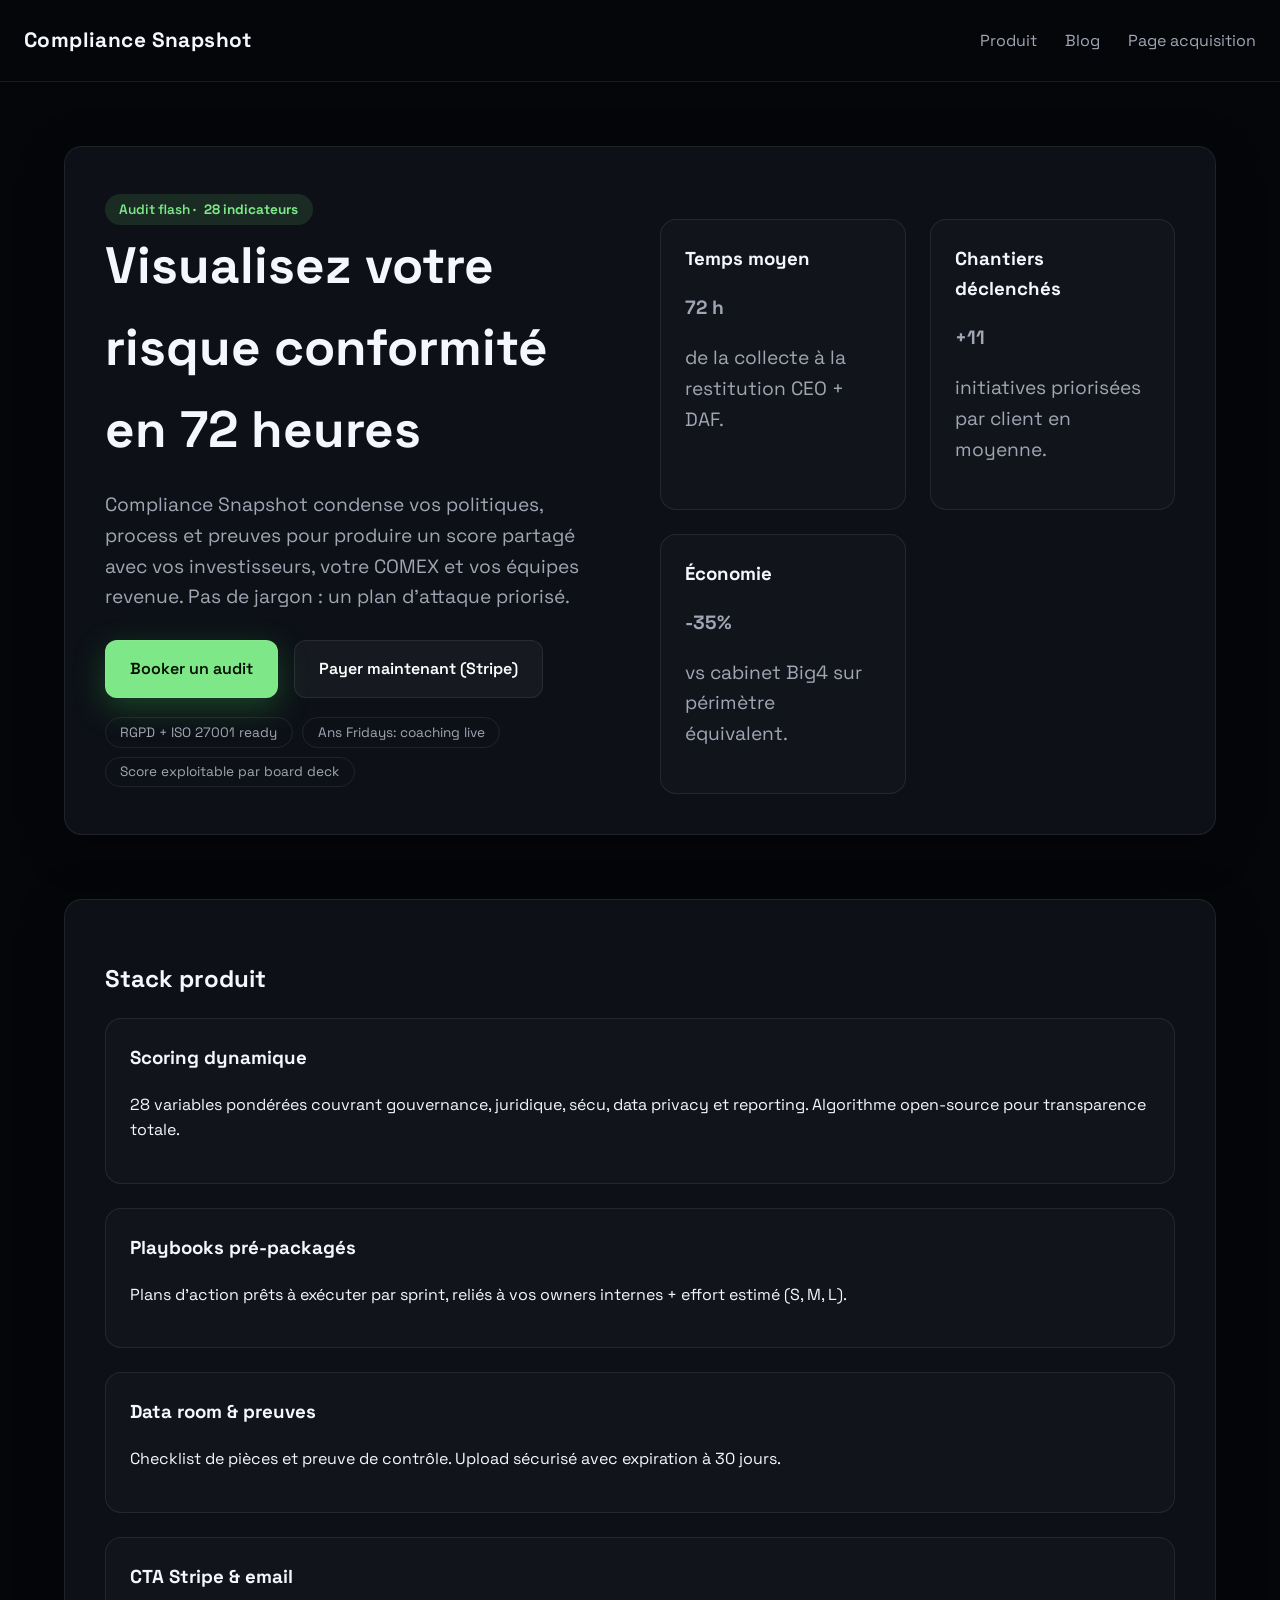
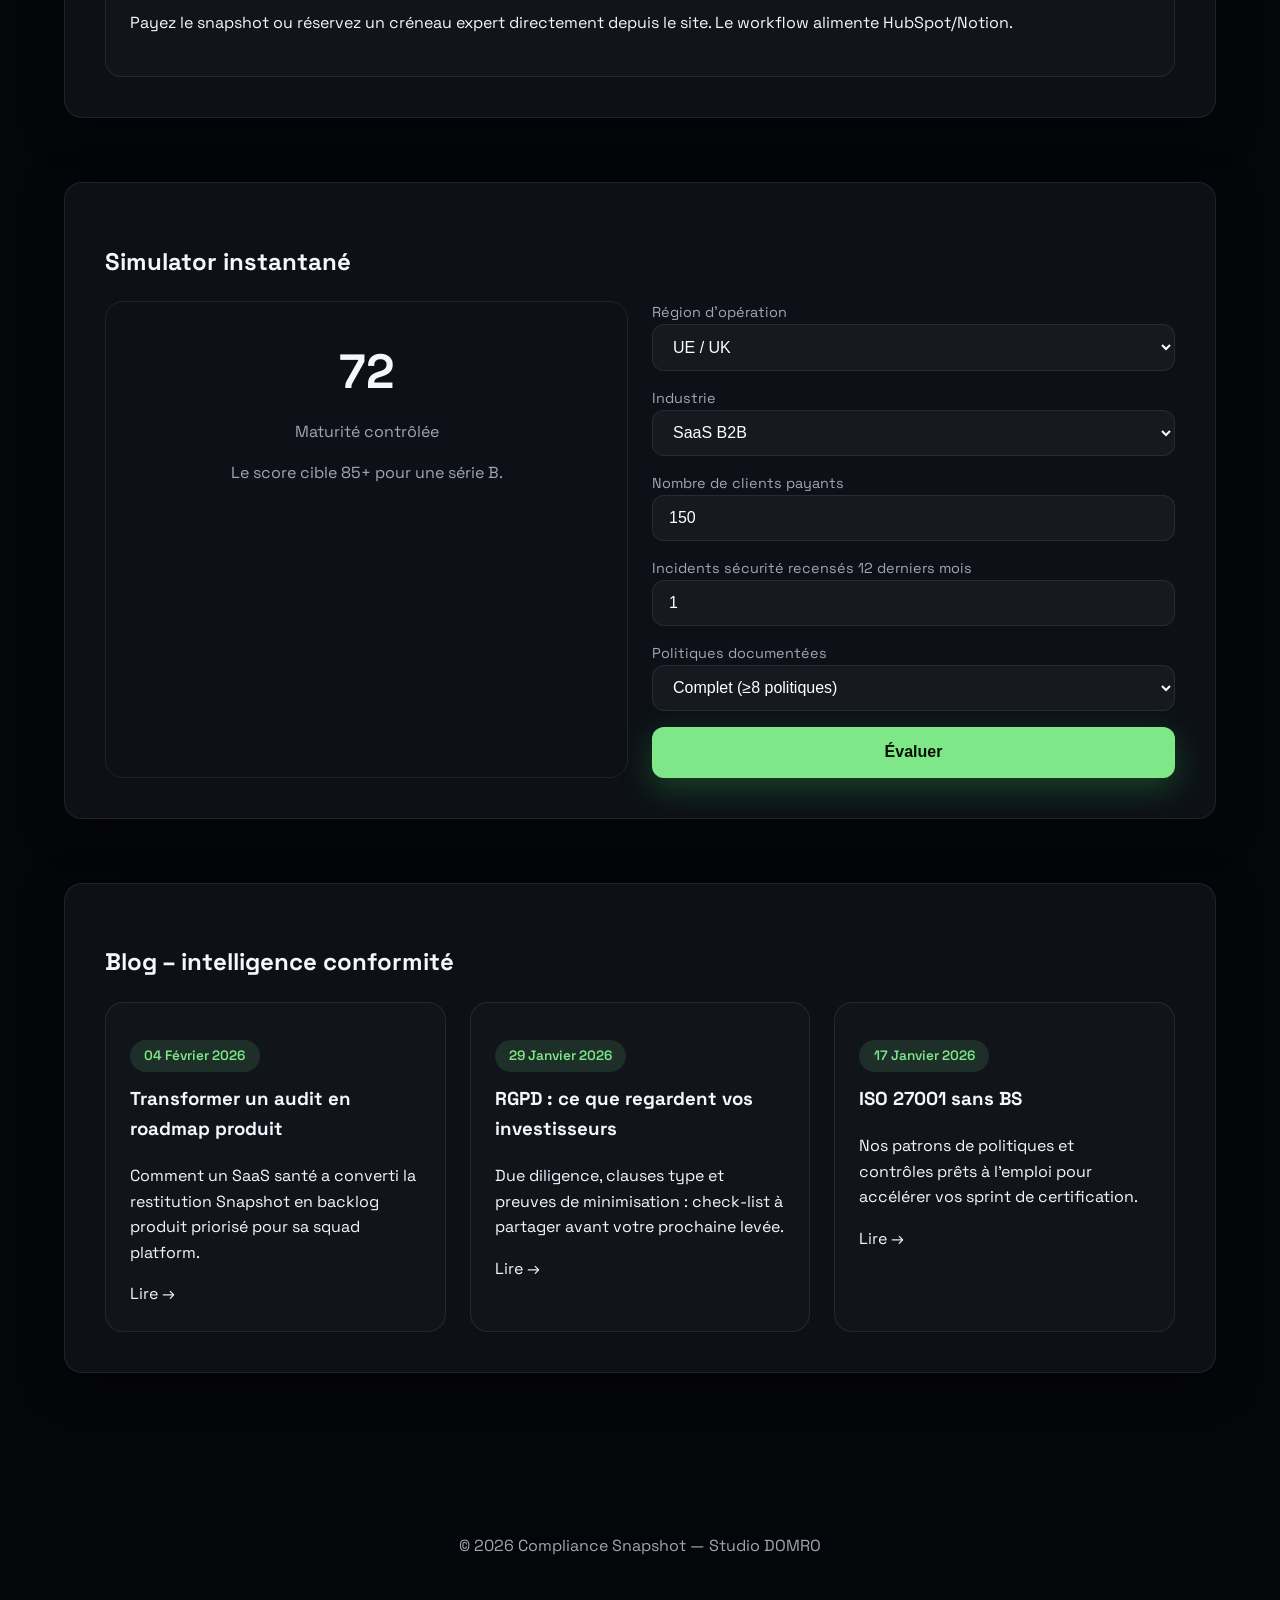
<file: site/index.html>
<!DOCTYPE html>
<html lang="fr">
<head>
  <meta charset="UTF-8" />
  <meta name="viewport" content="width=device-width, initial-scale=1.0" />
  <title>Compliance Snapshot – Pilotez votre maturité conformité</title>
  <meta name="description" content="Audit flash, scoring et recommandations actionnables pour structurer vos chantiers conformité.">
  <link rel="stylesheet" href="assets/css/styles.css" />
  <script defer src="assets/js/scoring.js"></script>
</head>
<body>
  <header>
    <div class="logo">Compliance Snapshot</div>
    <nav>
      <a href="/">Produit</a>
      <a href="/blog/">Blog</a>
      <a href="/acquisition/">Page acquisition</a>
    </nav>
  </header>

  <main>
    <section class="hero">
      <div>
        <span class="tag">Audit flash · <strong>28 indicateurs</strong></span>
        <h1>Visualisez votre risque conformité en 72 heures</h1>
        <p>Compliance Snapshot condense vos politiques, process et preuves pour produire un score partagé avec vos investisseurs, votre COMEX et vos équipes revenue. Pas de jargon : un plan d'attaque priorisé.</p>
        <div class="cta-row">
          <a class="btn btn-primary" href="mailto:ops@compliancesnapshot.studio?subject=On%20lance%20un%20Snapshot">Booker un audit</a>
          <a class="btn btn-ghost" href="https://buy.stripe.com/test_aEU3eIfKmdgw3uQ8ww" target="_blank" rel="noopener">Payer maintenant (Stripe)</a>
        </div>
        <div class="badge-row" style="margin-top:1.2rem;">
          <span class="badge">RGPD + ISO 27001 ready</span>
          <span class="badge">Ans Fridays: coaching live</span>
          <span class="badge">Score exploitable par board deck</span>
        </div>
      </div>
      <div>
        <div class="metric-grid">
          <div class="metric">
            <h3>Temps moyen</h3>
            <p class="highlight">72 h</p>
            <p>de la collecte à la restitution CEO + DAF.</p>
          </div>
          <div class="metric">
            <h3>Chantiers déclenchés</h3>
            <p class="highlight">+11</p>
            <p>initiatives priorisées par client en moyenne.</p>
          </div>
          <div class="metric">
            <h3>Économie</h3>
            <p class="highlight">-35%</p>
            <p>vs cabinet Big4 sur périmètre équivalent.</p>
          </div>
        </div>
      </div>
    </section>

    <section>
      <h2>Stack produit</h2>
      <div class="features">
        <article class="feature-card">
          <h3>Scoring dynamique</h3>
          <p>28 variables pondérées couvrant gouvernance, juridique, sécu, data privacy et reporting. Algorithme open-source pour transparence totale.</p>
        </article>
        <article class="feature-card">
          <h3>Playbooks pré-packagés</h3>
          <p>Plans d'action prêts à exécuter par sprint, reliés à vos owners internes + effort estimé (S, M, L).</p>
        </article>
        <article class="feature-card">
          <h3>Data room & preuves</h3>
          <p>Checklist de pièces et preuve de contrôle. Upload sécurisé avec expiration à 30 jours.</p>
        </article>
        <article class="feature-card">
          <h3>CTA Stripe & email</h3>
          <p>Payez le snapshot ou réservez un créneau expert directement depuis le site. Le workflow alimente HubSpot/Notion.</p>
        </article>
      </div>
    </section>

    <section>
      <h2>Simulator instantané</h2>
      <div class="scoring-widget">
        <div class="score-panel">
          <div class="score-value" id="scoreValue">72</div>
          <div class="score-status" id="scoreStatus">Maturité contrôlée</div>
          <p style="color:var(--muted);">Le score cible 85+ pour une série B.</p>
        </div>
        <form class="form-grid" id="scoreForm">
          <label>Région d'opération
            <select name="region">
              <option value="eu">UE / UK</option>
              <option value="us">US / Canada</option>
              <option value="multi">Multi zone</option>
            </select>
          </label>
          <label>Industrie
            <select name="industry">
              <option value="saas">SaaS B2B</option>
              <option value="fintech">Fintech</option>
              <option value="health">Health / Bio</option>
              <option value="other">Autre</option>
            </select>
          </label>
          <label>Nombre de clients payants
            <input type="number" name="customers" min="0" value="150" />
          </label>
          <label>Incidents sécurité recensés 12 derniers mois
            <input type="number" name="incidents" min="0" value="1" />
          </label>
          <label>Politiques documentées
            <select name="policies">
              <option value="full">Complet (≥8 politiques)</option>
              <option value="partial">Partiel (3-7)</option>
              <option value="light">Basique (≤2)</option>
            </select>
          </label>
          <button type="submit" class="btn btn-primary">Évaluer</button>
        </form>
      </div>
    </section>

    <section>
      <h2>Blog – intelligence conformité</h2>
      <div class="blog-grid">
        <article class="blog-card">
          <p class="tag" style="margin-bottom:0.8rem;">04 Février 2026</p>
          <h3>Transformer un audit en roadmap produit</h3>
          <p>Comment un SaaS santé a converti la restitution Snapshot en backlog produit priorisé pour sa squad platform.</p>
          <a href="/blog/transformer-audit-roadmap.html">Lire →</a>
        </article>
        <article class="blog-card">
          <p class="tag" style="margin-bottom:0.8rem;">29 Janvier 2026</p>
          <h3>RGPD : ce que regardent vos investisseurs</h3>
          <p>Due diligence, clauses type et preuves de minimisation : check-list à partager avant votre prochaine levée.</p>
          <a href="/blog/investisseurs-rgpd.html">Lire →</a>
        </article>
        <article class="blog-card">
          <p class="tag" style="margin-bottom:0.8rem;">17 Janvier 2026</p>
          <h3>ISO 27001 sans BS</h3>
          <p>Nos patrons de politiques et contrôles prêts à l'emploi pour accélérer vos sprint de certification.</p>
          <a href="/blog/iso-27001-rapide.html">Lire →</a>
        </article>
      </div>
    </section>
  </main>

  <div class="footer">
    <p>© 2026 Compliance Snapshot — Studio DOMRO</p>
  </div>
</body>
</html>
</file>
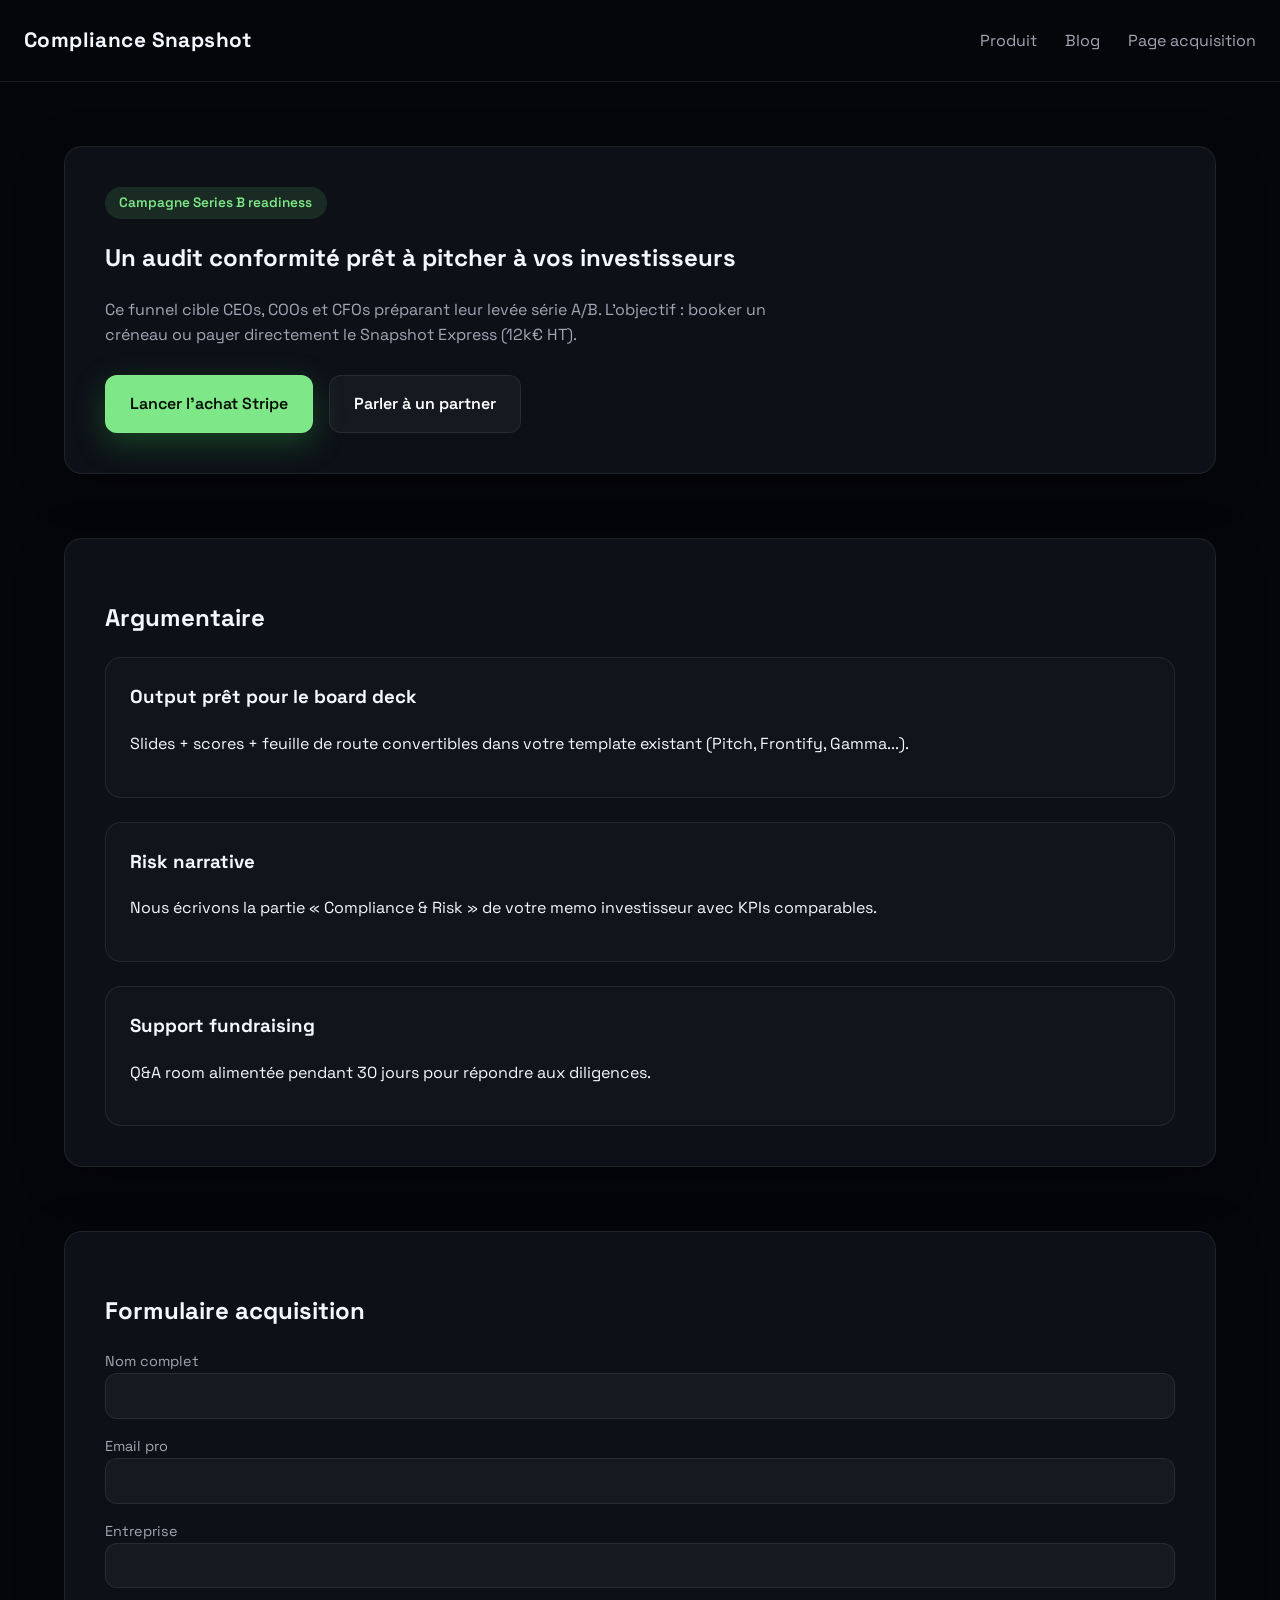
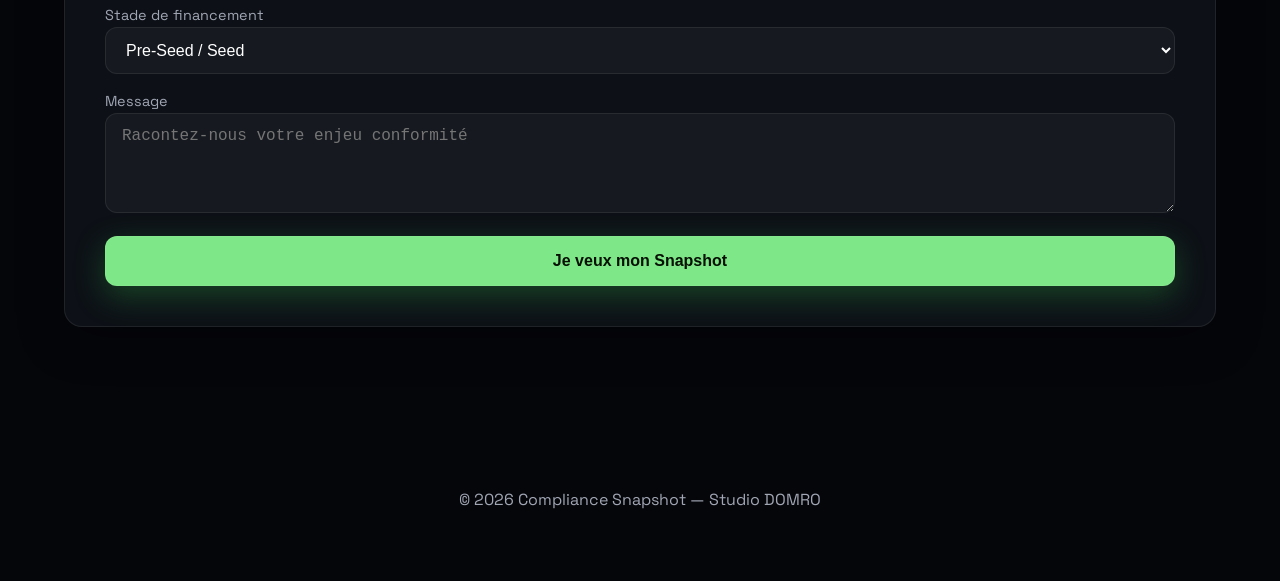
<file: site/acquisition/index.html>
<!DOCTYPE html>
<html lang="fr">
<head>
  <meta charset="UTF-8" />
  <meta name="viewport" content="width=device-width, initial-scale=1.0" />
  <title>Compliance Snapshot · Page acquisition</title>
  <link rel="stylesheet" href="../assets/css/styles.css" />
</head>
<body>
  <header>
    <div class="logo">Compliance Snapshot</div>
    <nav>
      <a href="/">Produit</a>
      <a href="/blog/">Blog</a>
      <a href="/acquisition/">Page acquisition</a>
    </nav>
  </header>
  <main>
    <section>
      <span class="tag">Campagne Series B readiness</span>
      <h1>Un audit conformité prêt à pitcher à vos investisseurs</h1>
      <p style="color:var(--muted); max-width:720px;">Ce funnel cible CEOs, COOs et CFOs préparant leur levée série A/B. L'objectif : booker un créneau ou payer directement le Snapshot Express (12k€ HT).</p>
      <div class="cta-row">
        <a class="btn btn-primary" href="https://buy.stripe.com/test_aEU3eIfKmdgw3uQ8ww" target="_blank" rel="noopener">Lancer l'achat Stripe</a>
        <a class="btn btn-ghost" href="mailto:ops@compliancesnapshot.studio?subject=On%20priorise%20Compliance%20Snapshot">Parler à un partner</a>
      </div>
    </section>

    <section>
      <h2>Argumentaire</h2>
      <div class="features">
        <article class="feature-card">
          <h3>Output prêt pour le board deck</h3>
          <p>Slides + scores + feuille de route convertibles dans votre template existant (Pitch, Frontify, Gamma...).</p>
        </article>
        <article class="feature-card">
          <h3>Risk narrative</h3>
          <p>Nous écrivons la partie « Compliance & Risk » de votre memo investisseur avec KPIs comparables.</p>
        </article>
        <article class="feature-card">
          <h3>Support fundraising</h3>
          <p>Q&A room alimentée pendant 30 jours pour répondre aux diligences.</p>
        </article>
      </div>
    </section>

    <section>
      <h2>Formulaire acquisition</h2>
      <form class="form-grid" name="acquisition" method="POST" data-netlify="true">
        <input type="hidden" name="form-name" value="acquisition" />
        <label>Nom complet
          <input type="text" name="name" required />
        </label>
        <label>Email pro
          <input type="text" name="email" required />
        </label>
        <label>Entreprise
          <input type="text" name="company" required />
        </label>
        <label>Stade de financement
          <select name="stage">
            <option value="seed">Pre-Seed / Seed</option>
            <option value="seriesA">Series A</option>
            <option value="seriesB">Series B</option>
            <option value="growth">Growth</option>
          </select>
        </label>
        <label>Message
          <textarea name="message" rows="4" placeholder="Racontez-nous votre enjeu conformité"></textarea>
        </label>
        <button type="submit" class="btn btn-primary">Je veux mon Snapshot</button>
      </form>
    </section>
  </main>
  <div class="footer">
    <p>© 2026 Compliance Snapshot — Studio DOMRO</p>
  </div>
</body>
</html>
</file>
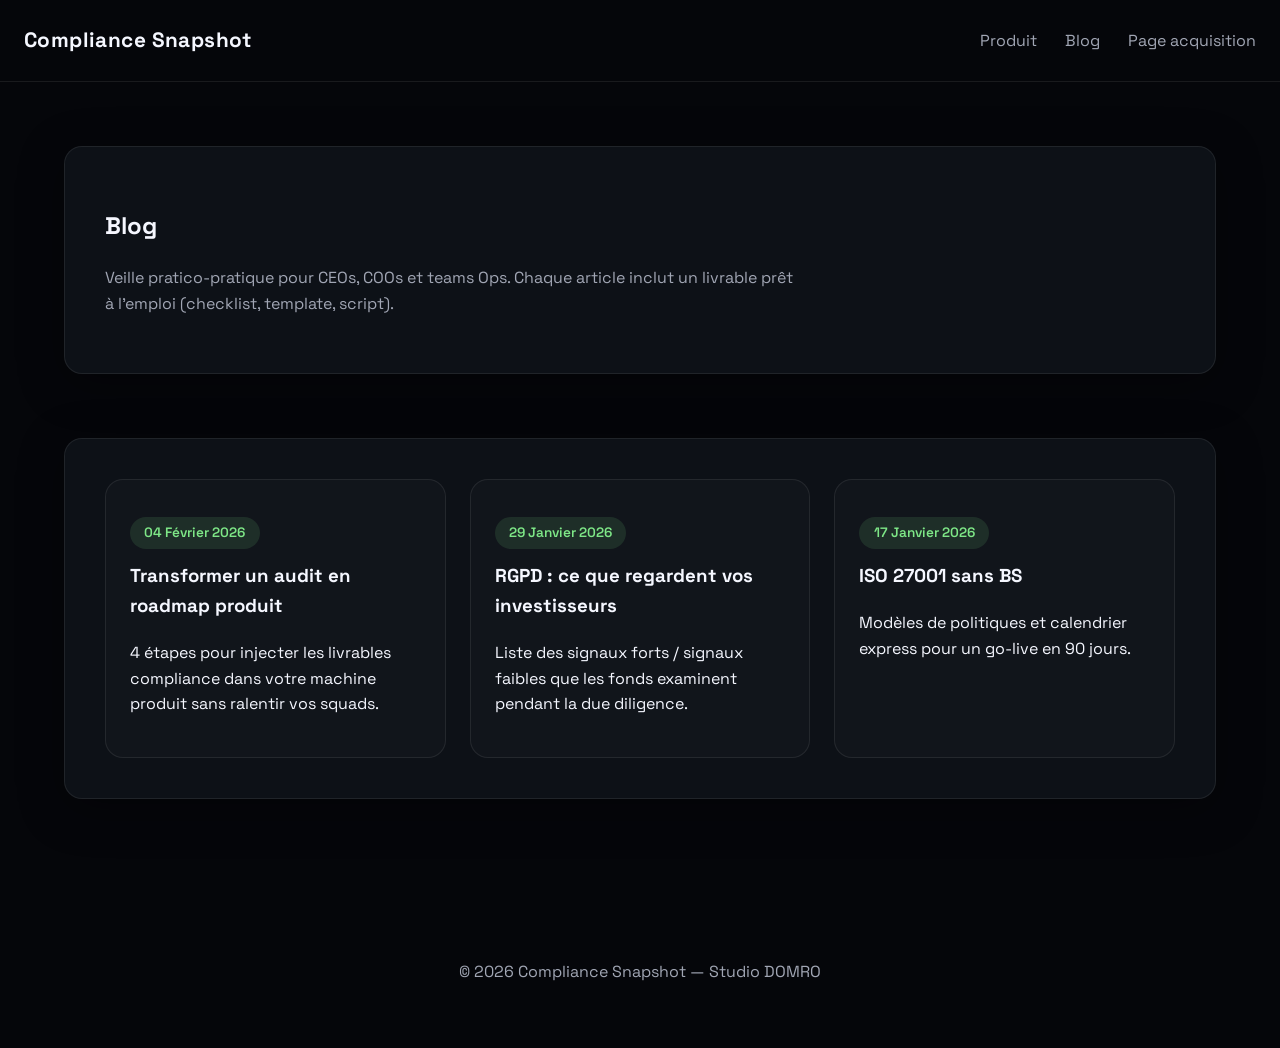
<file: site/blog/index.html>
<!DOCTYPE html>
<html lang="fr">
<head>
  <meta charset="UTF-8" />
  <meta name="viewport" content="width=device-width, initial-scale=1.0" />
  <title>Blog Compliance Snapshot</title>
  <link rel="stylesheet" href="../assets/css/styles.css" />
</head>
<body>
  <header>
    <div class="logo">Compliance Snapshot</div>
    <nav>
      <a href="/">Produit</a>
      <a href="/blog/">Blog</a>
      <a href="/acquisition/">Page acquisition</a>
    </nav>
  </header>
  <main>
    <section>
      <h1>Blog</h1>
      <p style="color:var(--muted); max-width:700px;">Veille pratico-pratique pour CEOs, COOs et teams Ops. Chaque article inclut un livrable prêt à l'emploi (checklist, template, script).</p>
    </section>

    <section class="blog-grid">
      <article class="blog-card">
        <p class="tag" style="margin-bottom:0.8rem;">04 Février 2026</p>
        <h3><a href="transformer-audit-roadmap.html">Transformer un audit en roadmap produit</a></h3>
        <p>4 étapes pour injecter les livrables compliance dans votre machine produit sans ralentir vos squads.</p>
      </article>
      <article class="blog-card">
        <p class="tag" style="margin-bottom:0.8rem;">29 Janvier 2026</p>
        <h3><a href="investisseurs-rgpd.html">RGPD : ce que regardent vos investisseurs</a></h3>
        <p>Liste des signaux forts / signaux faibles que les fonds examinent pendant la due diligence.</p>
      </article>
      <article class="blog-card">
        <p class="tag" style="margin-bottom:0.8rem;">17 Janvier 2026</p>
        <h3><a href="iso-27001-rapide.html">ISO 27001 sans BS</a></h3>
        <p>Modèles de politiques et calendrier express pour un go-live en 90 jours.</p>
      </article>
    </section>
  </main>
  <div class="footer">
    <p>© 2026 Compliance Snapshot — Studio DOMRO</p>
  </div>
</body>
</html>
</file>
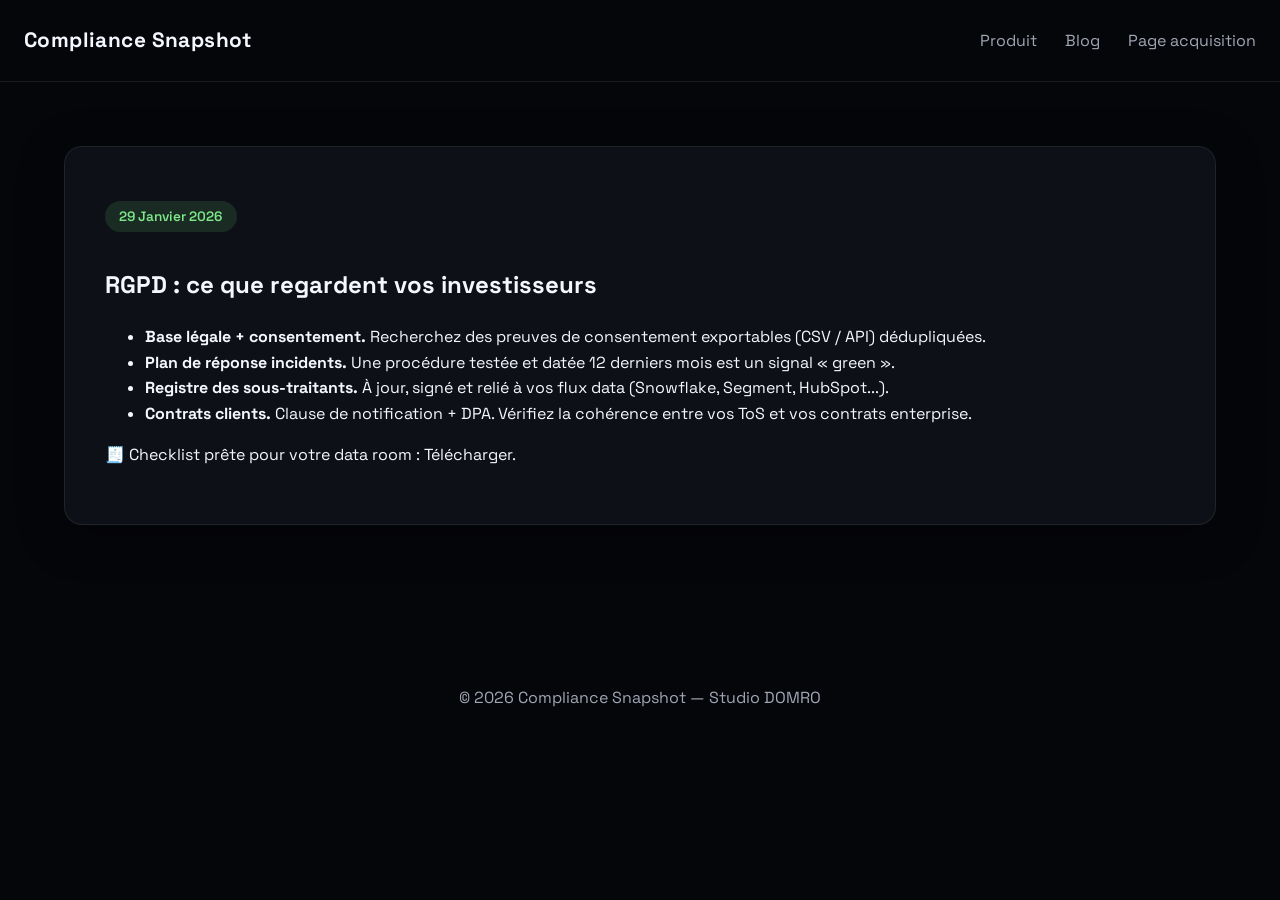
<file: site/blog/investisseurs-rgpd.html>
<!DOCTYPE html>
<html lang="fr">
<head>
  <meta charset="UTF-8" />
  <meta name="viewport" content="width=device-width, initial-scale=1.0" />
  <title>RGPD : ce que regardent vos investisseurs</title>
  <link rel="stylesheet" href="../assets/css/styles.css" />
</head>
<body>
  <header>
    <div class="logo">Compliance Snapshot</div>
    <nav>
      <a href="/">Produit</a>
      <a href="/blog/">Blog</a>
      <a href="/acquisition/">Page acquisition</a>
    </nav>
  </header>
  <main>
    <section>
      <p class="tag">29 Janvier 2026</p>
      <h1>RGPD : ce que regardent vos investisseurs</h1>
      <ul>
        <li><strong>Base légale + consentement.</strong> Recherchez des preuves de consentement exportables (CSV / API) dédupliquées.</li>
        <li><strong>Plan de réponse incidents.</strong> Une procédure testée et datée 12 derniers mois est un signal « green ».</li>
        <li><strong>Registre des sous-traitants.</strong> À jour, signé et relié à vos flux data (Snowflake, Segment, HubSpot...).</li>
        <li><strong>Contrats clients.</strong> Clause de notification + DPA. Vérifiez la cohérence entre vos ToS et vos contrats enterprise.</li>
      </ul>
      <p>🧾 Checklist prête pour votre data room : <a href="https://www.notion.so" target="_blank" rel="noopener">Télécharger</a>.</p>
    </section>
  </main>
  <div class="footer">
    <p>© 2026 Compliance Snapshot — Studio DOMRO</p>
  </div>
</body>
</html>
</file>
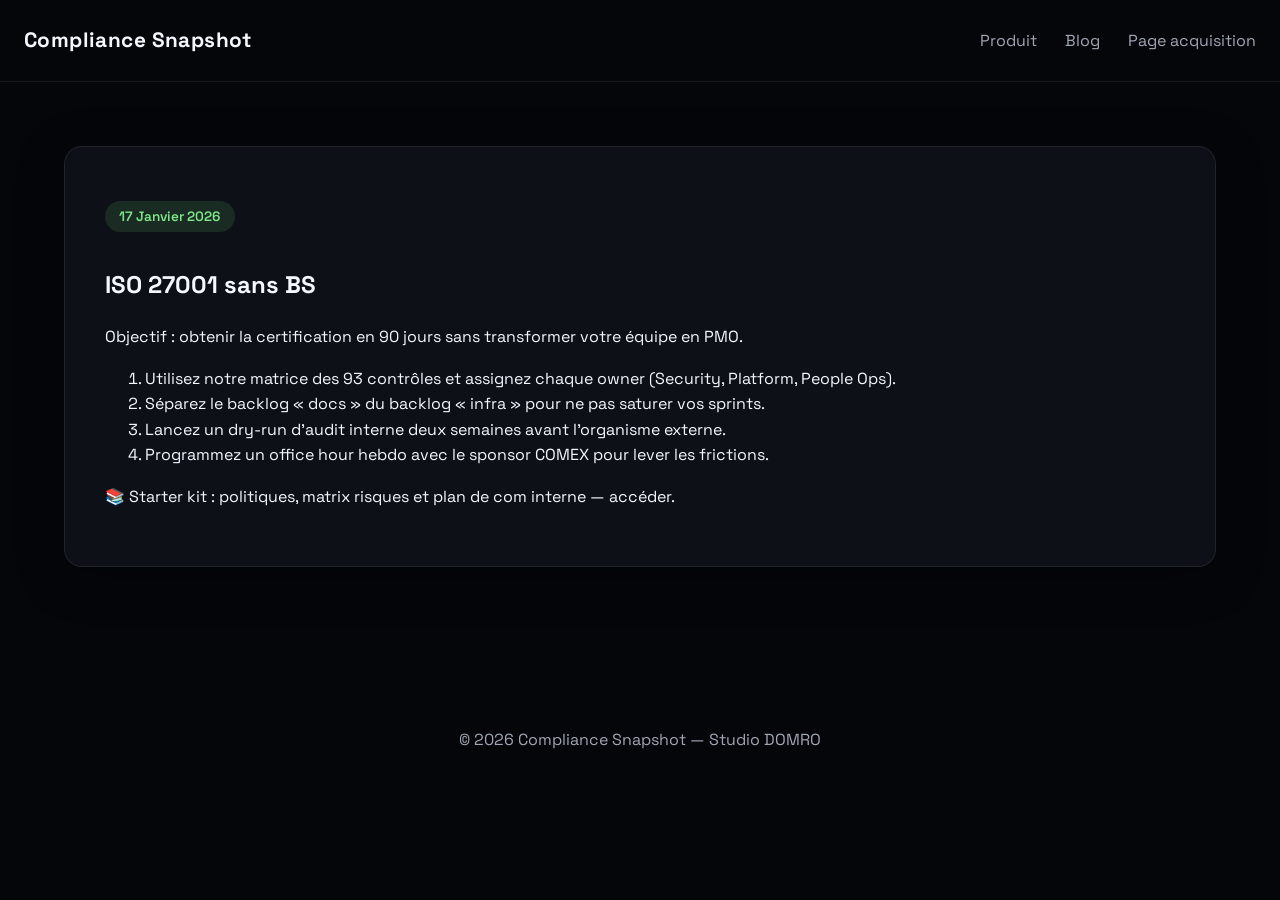
<file: site/blog/iso-27001-rapide.html>
<!DOCTYPE html>
<html lang="fr">
<head>
  <meta charset="UTF-8" />
  <meta name="viewport" content="width=device-width, initial-scale=1.0" />
  <title>ISO 27001 sans BS</title>
  <link rel="stylesheet" href="../assets/css/styles.css" />
</head>
<body>
  <header>
    <div class="logo">Compliance Snapshot</div>
    <nav>
      <a href="/">Produit</a>
      <a href="/blog/">Blog</a>
      <a href="/acquisition/">Page acquisition</a>
    </nav>
  </header>
  <main>
    <section>
      <p class="tag">17 Janvier 2026</p>
      <h1>ISO 27001 sans BS</h1>
      <p>Objectif : obtenir la certification en 90 jours sans transformer votre équipe en PMO.</p>
      <ol>
        <li>Utilisez notre matrice des 93 contrôles et assignez chaque owner (Security, Platform, People Ops).</li>
        <li>Séparez le backlog « docs » du backlog « infra » pour ne pas saturer vos sprints.</li>
        <li>Lancez un dry-run d'audit interne deux semaines avant l'organisme externe.</li>
        <li>Programmez un office hour hebdo avec le sponsor COMEX pour lever les frictions.</li>
      </ol>
      <p>📚 Starter kit : politiques, matrix risques et plan de com interne — <a href="https://www.notion.so" target="_blank" rel="noopener">accéder</a>.</p>
    </section>
  </main>
  <div class="footer">
    <p>© 2026 Compliance Snapshot — Studio DOMRO</p>
  </div>
</body>
</html>
</file>
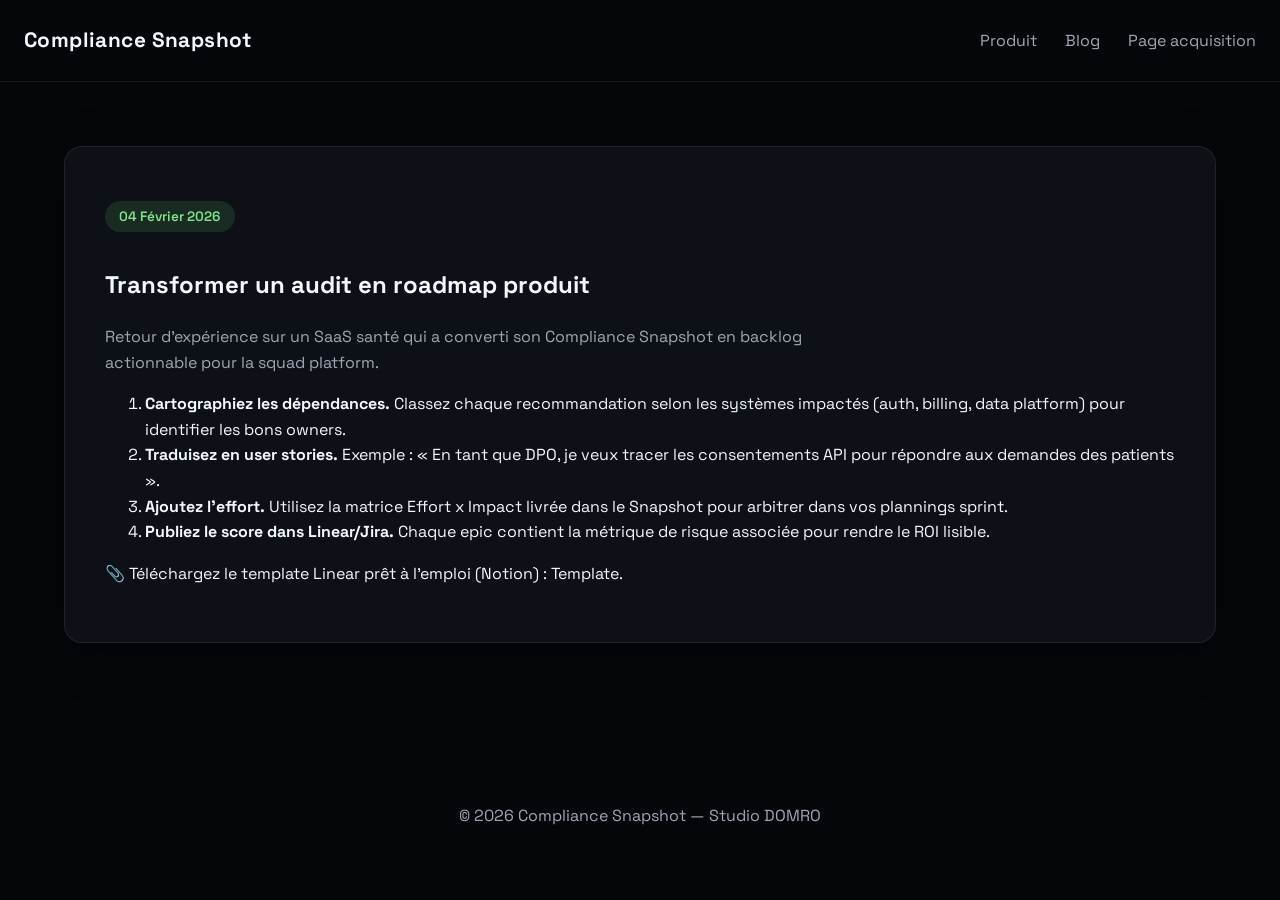
<file: site/blog/transformer-audit-roadmap.html>
<!DOCTYPE html>
<html lang="fr">
<head>
  <meta charset="UTF-8" />
  <meta name="viewport" content="width=device-width, initial-scale=1.0" />
  <title>Transformer un audit en roadmap produit</title>
  <link rel="stylesheet" href="../assets/css/styles.css" />
</head>
<body>
  <header>
    <div class="logo">Compliance Snapshot</div>
    <nav>
      <a href="/">Produit</a>
      <a href="/blog/">Blog</a>
      <a href="/acquisition/">Page acquisition</a>
    </nav>
  </header>
  <main>
    <section>
      <p class="tag">04 Février 2026</p>
      <h1>Transformer un audit en roadmap produit</h1>
      <p style="color:var(--muted); max-width:700px;">Retour d'expérience sur un SaaS santé qui a converti son Compliance Snapshot en backlog actionnable pour la squad platform.</p>
      <ol>
        <li><strong>Cartographiez les dépendances.</strong> Classez chaque recommandation selon les systèmes impactés (auth, billing, data platform) pour identifier les bons owners.</li>
        <li><strong>Traduisez en user stories.</strong> Exemple : « En tant que DPO, je veux tracer les consentements API pour répondre aux demandes des patients ».</li>
        <li><strong>Ajoutez l'effort.</strong> Utilisez la matrice Effort x Impact livrée dans le Snapshot pour arbitrer dans vos plannings sprint.</li>
        <li><strong>Publiez le score dans Linear/Jira.</strong> Chaque epic contient la métrique de risque associée pour rendre le ROI lisible.</li>
      </ol>
      <p>📎 Téléchargez le template Linear prêt à l'emploi (Notion) : <a href="https://www.notion.so" target="_blank" rel="noopener">Template</a>.</p>
    </section>
  </main>
  <div class="footer">
    <p>© 2026 Compliance Snapshot — Studio DOMRO</p>
  </div>
</body>
</html>
</file>
<file: site/assets/css/styles.css>
@import url('https://fonts.googleapis.com/css2?family=Space+Grotesk:wght@400;500;600;700&display=swap');

:root {
  --bg: #05060a;
  --card: #0d1117;
  --muted: #a1a6b4;
  --accent: #7ee787;
  --accent-strong: #2ea043;
  --warn: #ffb347;
  --critic: #ff6b6b;
  --border: rgba(255,255,255,0.08);
}

* {
  box-sizing: border-box;
}

body {
  margin: 0;
  font-family: 'Space Grotesk', sans-serif;
  background: var(--bg);
  color: #f5f7ff;
  line-height: 1.6;
}

a {
  color: inherit;
  text-decoration: none;
}

main {
  padding: 4rem 1.5rem 3rem;
  max-width: 1200px;
  margin: 0 auto;
}

header {
  padding: 1.5rem;
  border-bottom: 1px solid var(--border);
  display: flex;
  align-items: center;
  justify-content: space-between;
  flex-wrap: wrap;
}

.logo {
  font-weight: 700;
  font-size: 1.3rem;
  letter-spacing: 0.02em;
}

nav a {
  margin-left: 1.5rem;
  color: var(--muted);
  transition: color 0.2s ease;
}

nav a:hover {
  color: #fff;
}

section {
  margin-bottom: 4rem;
  background: var(--card);
  border: 1px solid var(--border);
  border-radius: 18px;
  padding: 2.5rem;
  box-shadow: 0 10px 45px rgba(0,0,0,0.35);
}

.hero {
  display: grid;
  grid-template-columns: repeat(auto-fit, minmax(280px, 1fr));
  gap: 2.5rem;
  align-items: center;
}

.hero h1 {
  font-size: clamp(2.4rem, 4vw, 3.8rem);
  margin-top: 0;
  margin-bottom: 1rem;
}

.hero p {
  font-size: 1.2rem;
  color: var(--muted);
}

.tag {
  display: inline-flex;
  align-items: center;
  gap: 0.5rem;
  padding: 0.3rem 0.9rem;
  border-radius: 999px;
  background: rgba(126,231,135,0.12);
  color: var(--accent);
  font-size: 0.85rem;
  font-weight: 600;
}

.cta-row {
  display: flex;
  flex-wrap: wrap;
  gap: 1rem;
  margin-top: 1.7rem;
}

.btn {
  padding: 0.95rem 1.5rem;
  border-radius: 12px;
  font-weight: 600;
  border: 1px solid transparent;
  transition: all 0.2s ease;
  font-size: 1rem;
  text-align: center;
}

.btn-primary {
  background: var(--accent);
  color: #051003;
  border-color: rgba(255,255,255,0.05);
  box-shadow: 0 10px 30px rgba(46,160,67,0.35);
}

.btn-primary:hover {
  transform: translateY(-2px);
}

.btn-ghost {
  background: rgba(255,255,255,0.04);
  color: #fff;
  border-color: var(--border);
}

.metric-grid {
  display: grid;
  grid-template-columns: repeat(auto-fit, minmax(180px, 1fr));
  gap: 1.5rem;
  margin-top: 2rem;
}

.metric {
  background: rgba(255,255,255,0.02);
  border: 1px solid var(--border);
  border-radius: 16px;
  padding: 1.5rem;
}

.metric h3 {
  margin: 0 0 0.5rem;
}

.highlight {
  font-size: 2rem;
  font-weight: 700;
  color: var(--accent);
}

.features {
  display: grid;
  gap: 1.5rem;
}

.feature-card {
  border: 1px solid var(--border);
  border-radius: 16px;
  padding: 1.5rem;
  background: rgba(255,255,255,0.02);
}

.feature-card h3 {
  margin-top: 0;
}

.scoring-widget {
  display: grid;
  grid-template-columns: repeat(auto-fit, minmax(220px, 1fr));
  gap: 1.5rem;
}

.score-panel {
  border: 1px solid var(--border);
  border-radius: 18px;
  padding: 2rem;
  text-align: center;
}

.score-value {
  font-size: 3rem;
  font-weight: 700;
}

.score-status {
  font-size: 1rem;
  margin-top: 0.5rem;
  color: var(--muted);
}

.form-grid {
  display: flex;
  flex-direction: column;
  gap: 1rem;
}

label {
  font-size: 0.9rem;
  color: var(--muted);
}

select, input[type="number"], input[type="text"], textarea {
  width: 100%;
  padding: 0.8rem 1rem;
  border-radius: 12px;
  border: 1px solid var(--border);
  background: rgba(255,255,255,0.04);
  color: #fff;
  font-size: 1rem;
}

input:focus, select:focus, textarea:focus {
  outline: 2px solid rgba(126,231,135,0.4);
}

.badge-row {
  display: flex;
  gap: 0.6rem;
  flex-wrap: wrap;
}

.badge {
  border-radius: 999px;
  border: 1px solid var(--border);
  padding: 0.2rem 0.9rem;
  font-size: 0.85rem;
  color: var(--muted);
}

.blog-grid {
  display: grid;
  grid-template-columns: repeat(auto-fit, minmax(240px, 1fr));
  gap: 1.5rem;
}

.blog-card {
  border: 1px solid var(--border);
  border-radius: 18px;
  padding: 1.5rem;
  background: rgba(255,255,255,0.02);
}

.blog-card h3 { margin-top: 0; }

.footer {
  text-align: center;
  padding: 2rem 1rem 3rem;
  color: var(--muted);
}

@media (max-width: 640px) {
  header {
    flex-direction: column;
    align-items: flex-start;
    gap: 1rem;
  }

  nav a { margin-left: 0; margin-right: 1.2rem; }

  section { padding: 1.8rem; }
}
</file>
